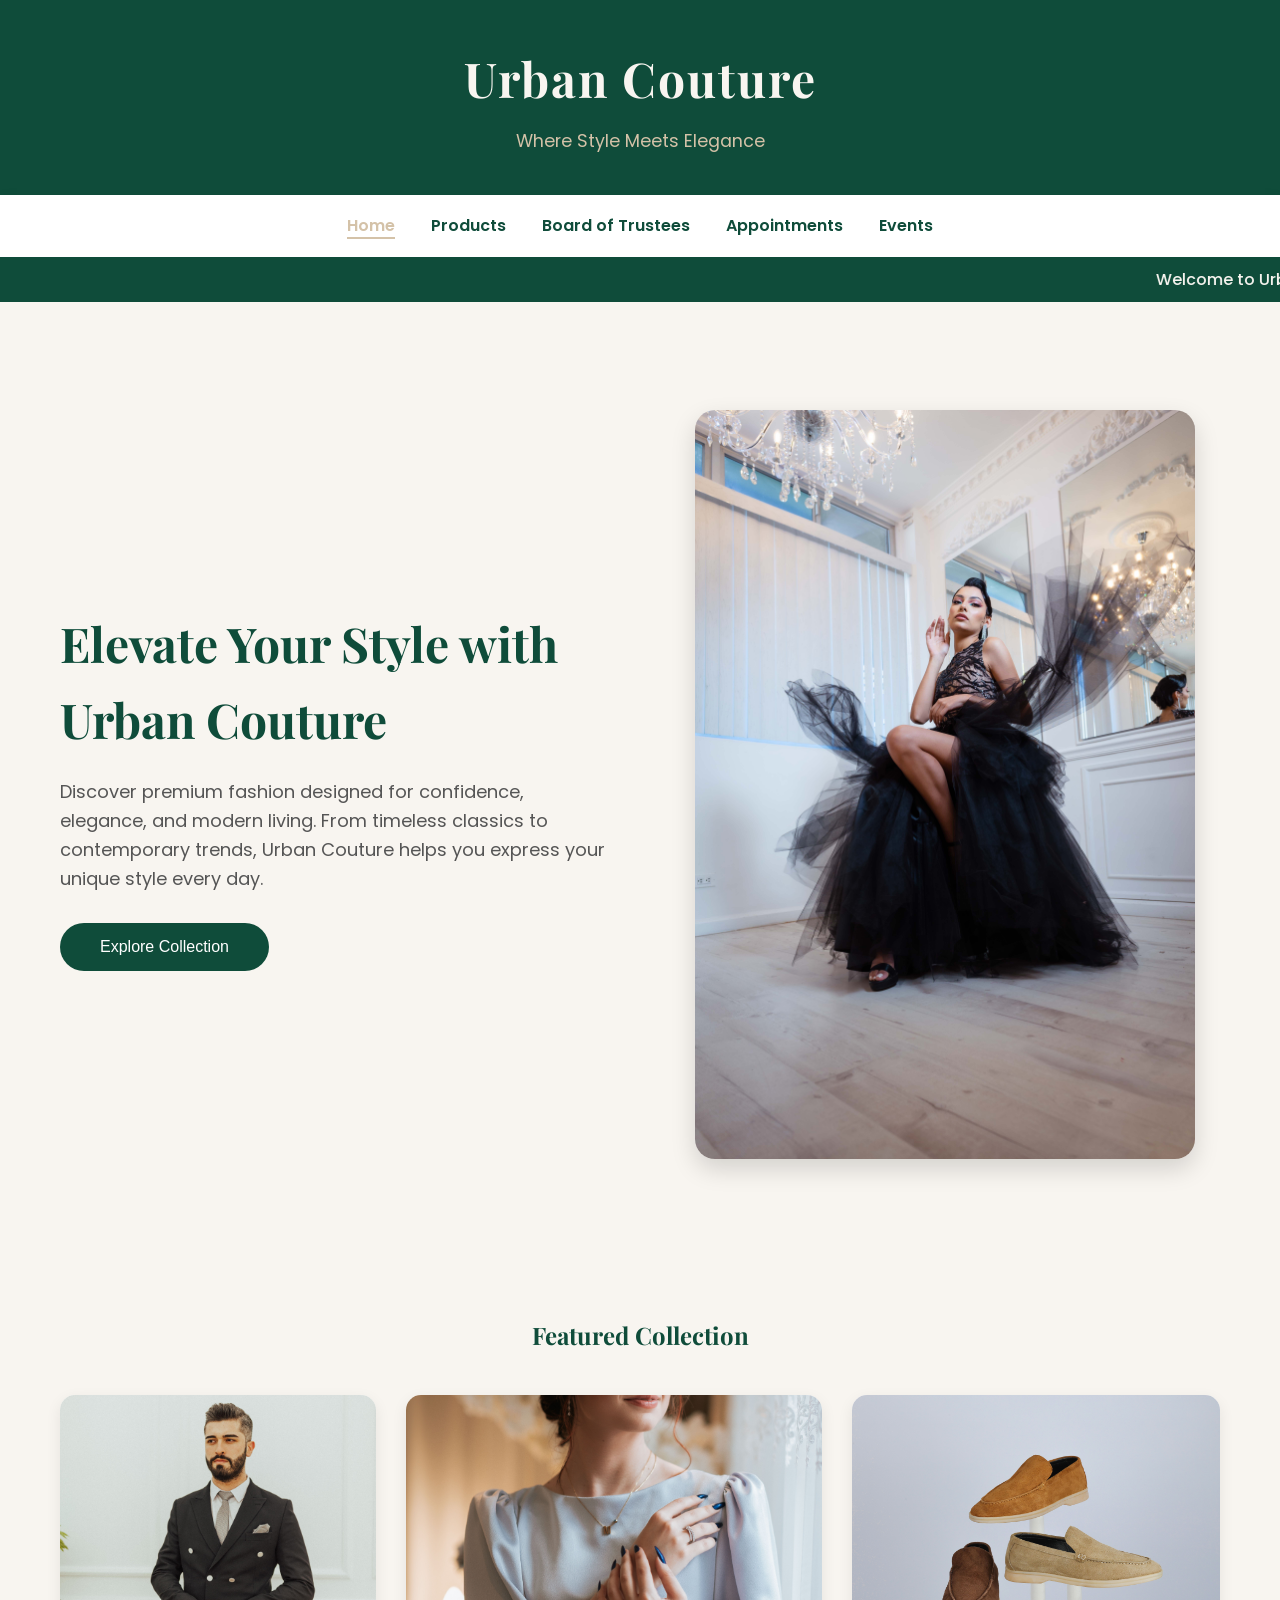
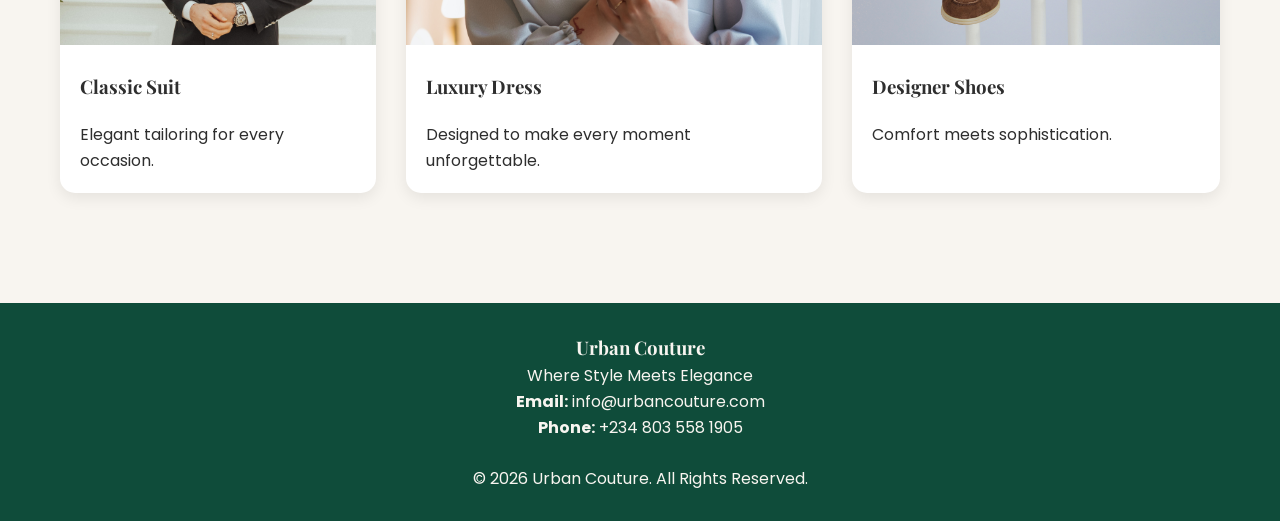
<file: UrbanCouture/index.html>
<!DOCTYPE html>
<html lang="en">
<head>
    <meta charset="UTF-8">
    <meta name="viewport" content="width=device-width, initial-scale=1.0">
    <title>Urban Couture | Where Style Meets Elegance</title>
    <link rel="stylesheet" href="css/style.css">
</head>
<body>
    <header>
    <div class="logo">
        <h1>Urban Couture</h1>
        <p>Where Style Meets Elegance</p>
    </div>
</header>
    <nav>
        <ul>
            <li><a href="index.html" class="active">Home</a></li>
            <li><a href="products.html">Products</a></li>
            <li><a href="trustees.html">Board of Trustees</a></li>
            <li><a href="appointments.html">Appointments</a></li>
            <li><a href="events.html">Events</a></li>
        </ul>
    </nav>
    <marquee>
        Welcome to Urban Couture! | Book your appointment today! | New arrivals available now!
    </marquee>
<section class="hero">
    <div class="hero-text">
        <h2>Elevate Your Style with Urban Couture</h2>
        <p>
            Discover premium fashion designed for confidence, elegance, and modern living.
            From timeless classics to contemporary trends, Urban Couture helps you express
            your unique style every day.
        </p>
        <button onclick="goToProducts()">Explore Collection</button>
    </div>
    <div class="hero-image">
        <img src="images/banner.jpg" alt="Urban Couture Fashion">
    </div>
</section>
<section class="featured">
    <h2>Featured Collection</h2>
    <div class="products">
        <div class="card">
            <img src="images/products/suit.jpg" alt="Suit">
            <h3>Classic Suit</h3>
            <p>Elegant tailoring for every occasion.</p>
        </div>
        <div class="card">
            <img src="images/products/dress.jpg" alt="Dress">
            <h3>Luxury Dress</h3>
            <p>Designed to make every moment unforgettable.</p>
        </div>
        <div class="card">
            <img src="images/products/shoes.jpg" alt="Shoes">
            <h3>Designer Shoes</h3>
            <p>Comfort meets sophistication.</p>
        </div>
    </div>
</section>
<footer>
    <h3>Urban Couture</h3>
    <p>Where Style Meets Elegance</p>
    <p><b>Email:</b> info@urbancouture.com</p>
    <p><b>Phone:</b> +234 803 558 1905</p><br>
    <p>&copy; <span id="year"></span> Urban Couture. All Rights Reserved.</p>
</footer>

    <script src="js/script.js"></script>
</body>
</html>
</file>
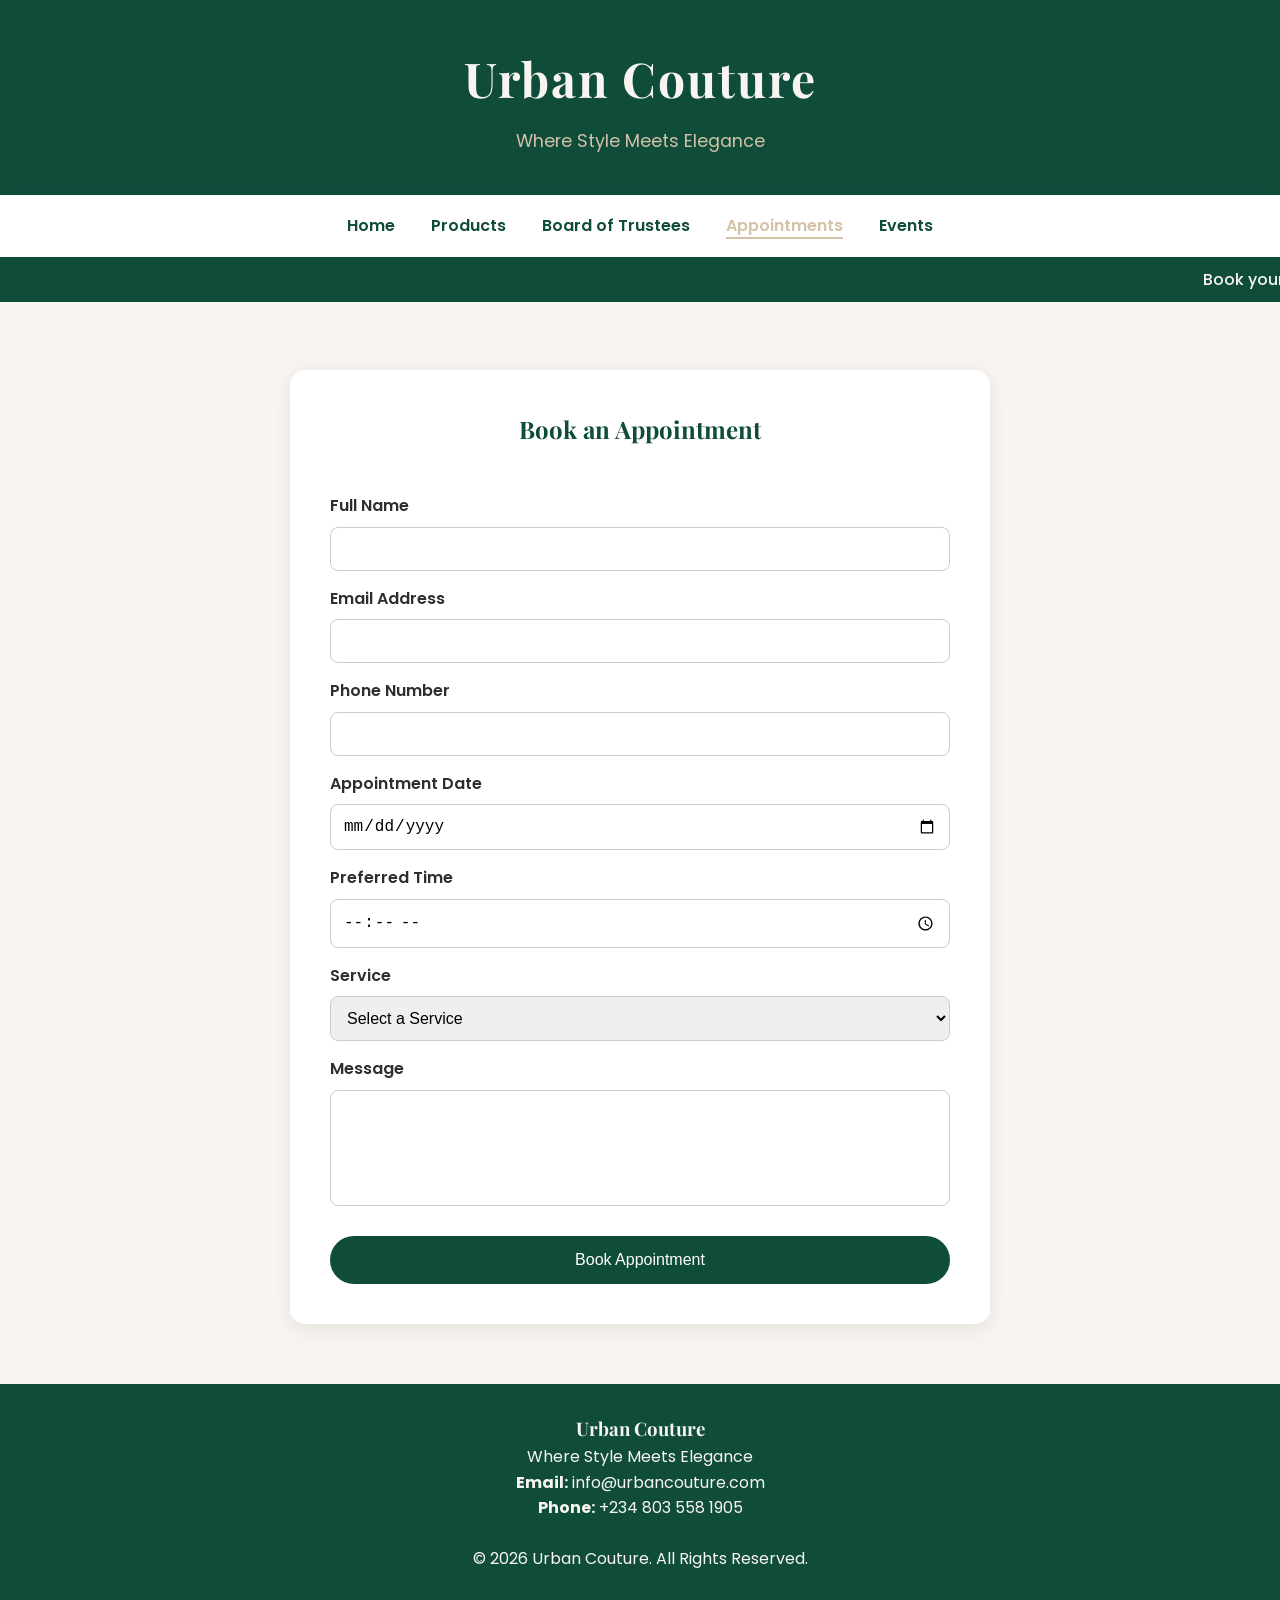
<file: UrbanCouture/appointments.html>
<!DOCTYPE html>
<html lang="en">
<head>
    <meta charset="UTF-8">
    <meta name="viewport" content="width=device-width, initial-scale=1.0">
    <title>Appointments | Urban Couture</title>
    <link rel="stylesheet" href="css/style.css">
</head>
<body>
<header>
    <div class="logo">
        <h1>Urban Couture</h1>
        <p>Where Style Meets Elegance</p>
    </div>
</header>
<nav>
<ul>
<li><a href="index.html">Home</a></li>
<li><a href="products.html">Products</a></li>
<li><a href="trustees.html">Board of Trustees</a></li>
<li><a href="appointments.html" class="active">Appointments</a></li>
<li><a href="events.html">Events</a></li>
</ul>
</nav>
<marquee>
Book your fitting appointment today!
</marquee>
<section class="appointment">
<h2>Book an Appointment</h2>
<form id="appointmentForm">
<label>Full Name</label>
<input type="text" id="name">
<label>Email Address</label>
<input type="email" id="email">
<label>Phone Number</label>
<input type="tel" id="phone">
<label>Appointment Date</label>
<input type="date" id="date">
<label>Preferred Time</label>
<input type="time" id="time">
<label>Service</label>
<select id="service">
<option value="">Select a Service</option>
<option>Personal Styling</option>
<option>Custom Tailoring</option>
<option>Wedding Consultation</option>
<option>Fashion Consultation</option>
</select>
<label>Message</label>
<textarea id="message" rows="5"></textarea>
<button type="submit">
Book Appointment
</button>
</form>
</section>
<footer>
    <h3>Urban Couture</h3>
    <p>Where Style Meets Elegance</p>
    <p><b>Email:</b> info@urbancouture.com</p>
    <p><b>Phone:</b> +234 803 558 1905</p><br>
    <p>&copy; <span id="year"></span> Urban Couture. All Rights Reserved.</p>
</footer>
<script src="js/script.js"></script>
</body>
</html>
</file>
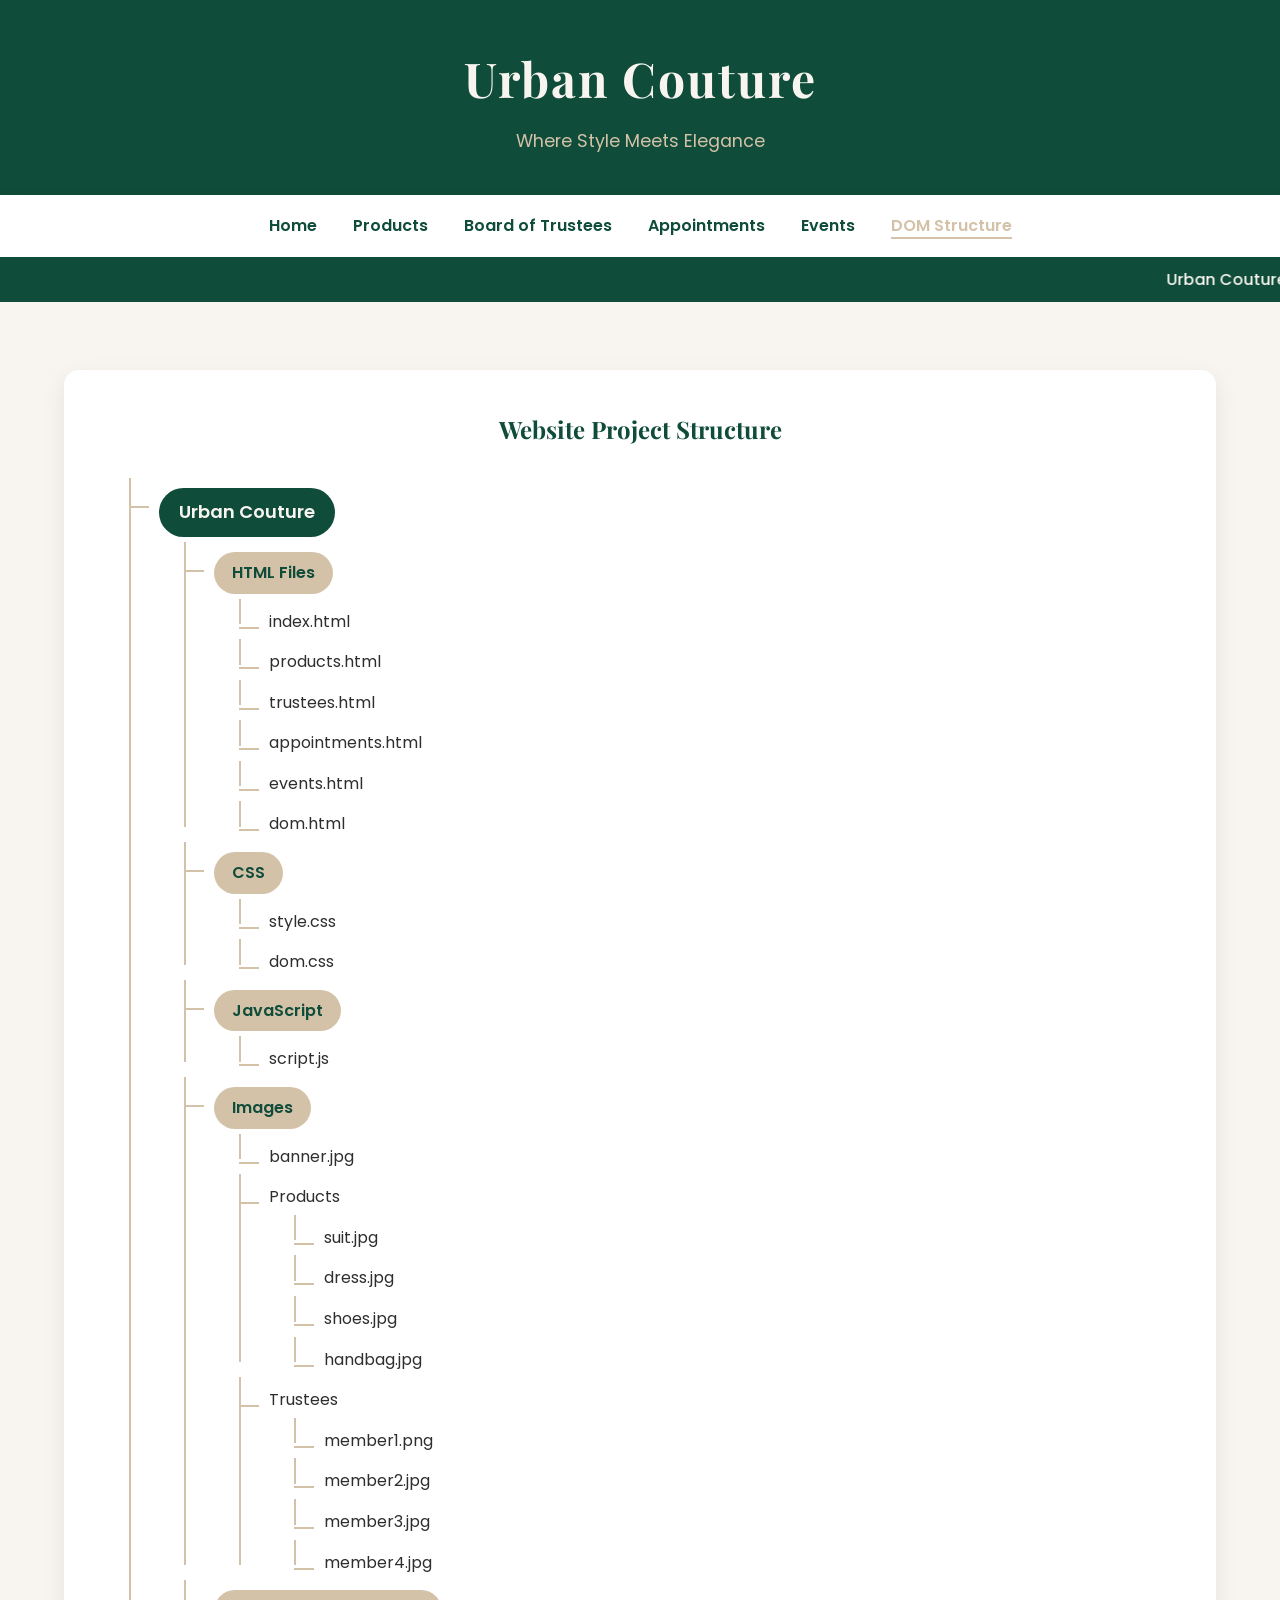
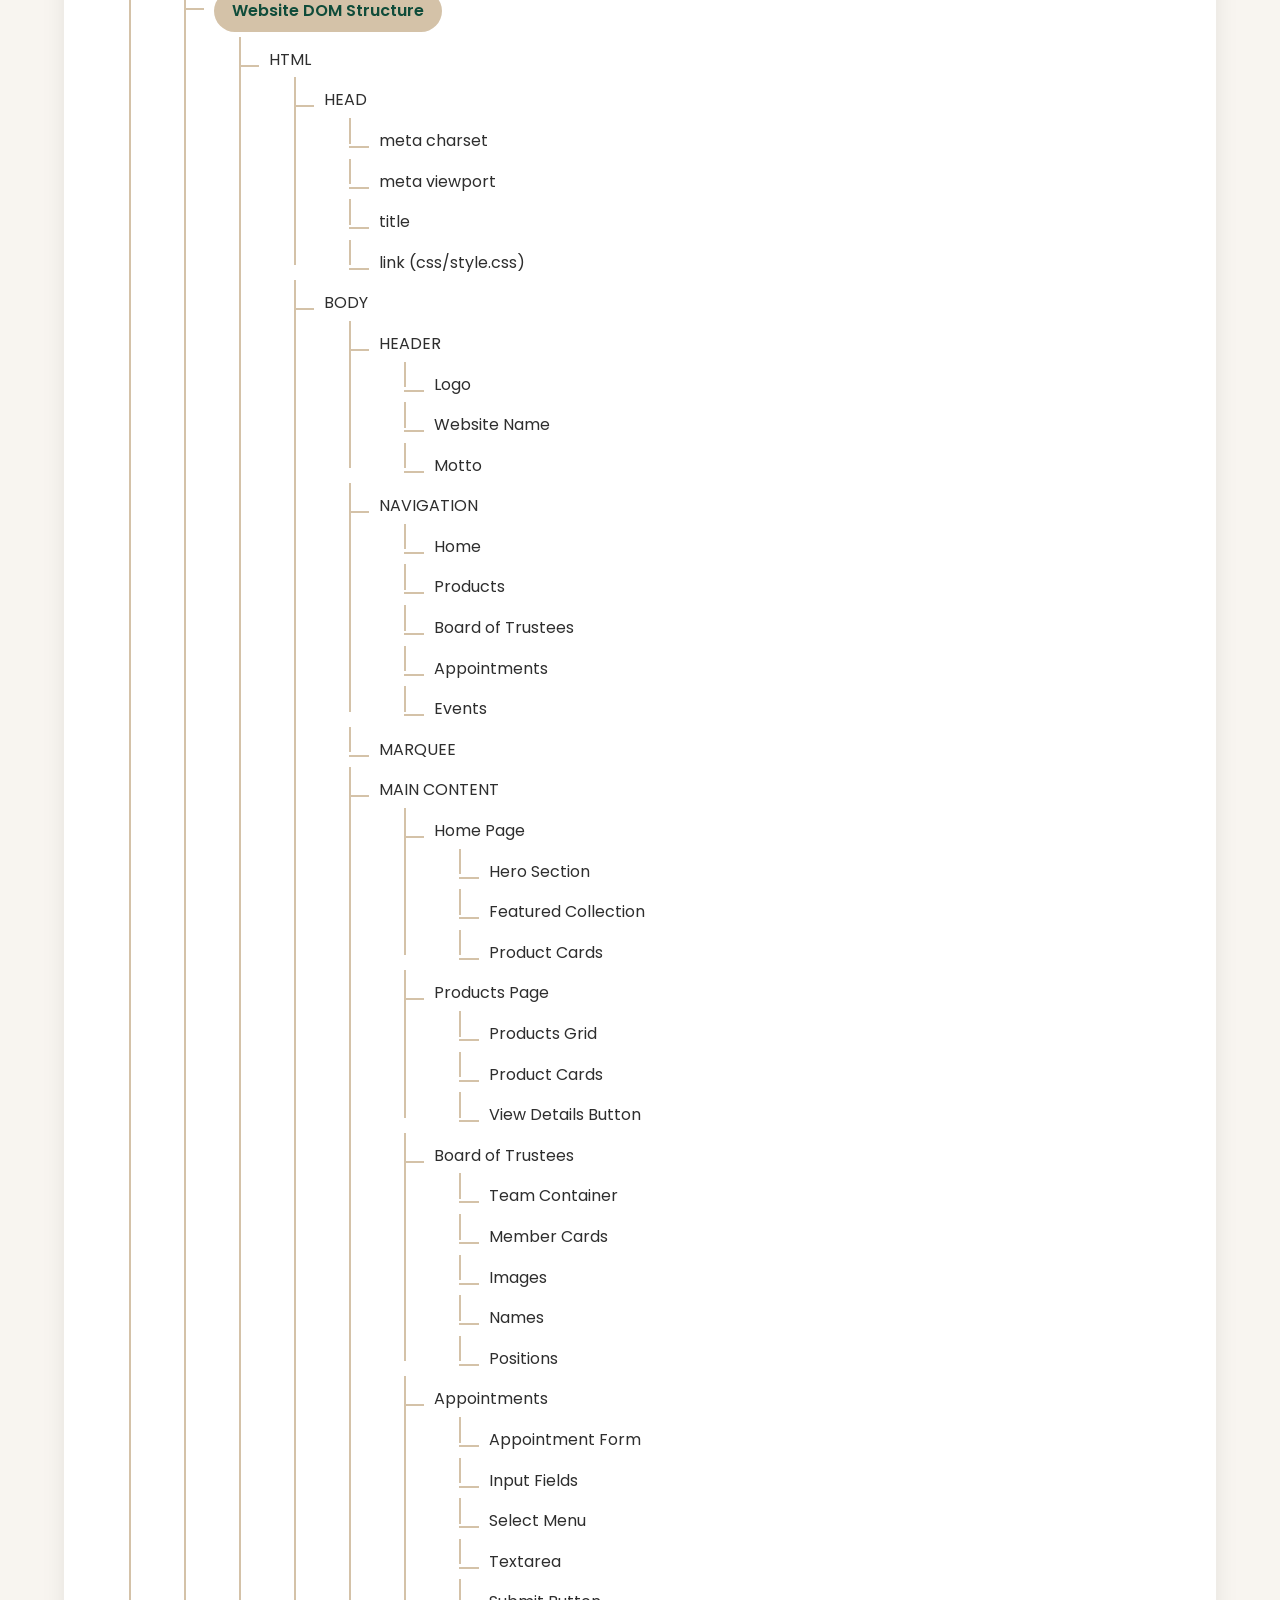
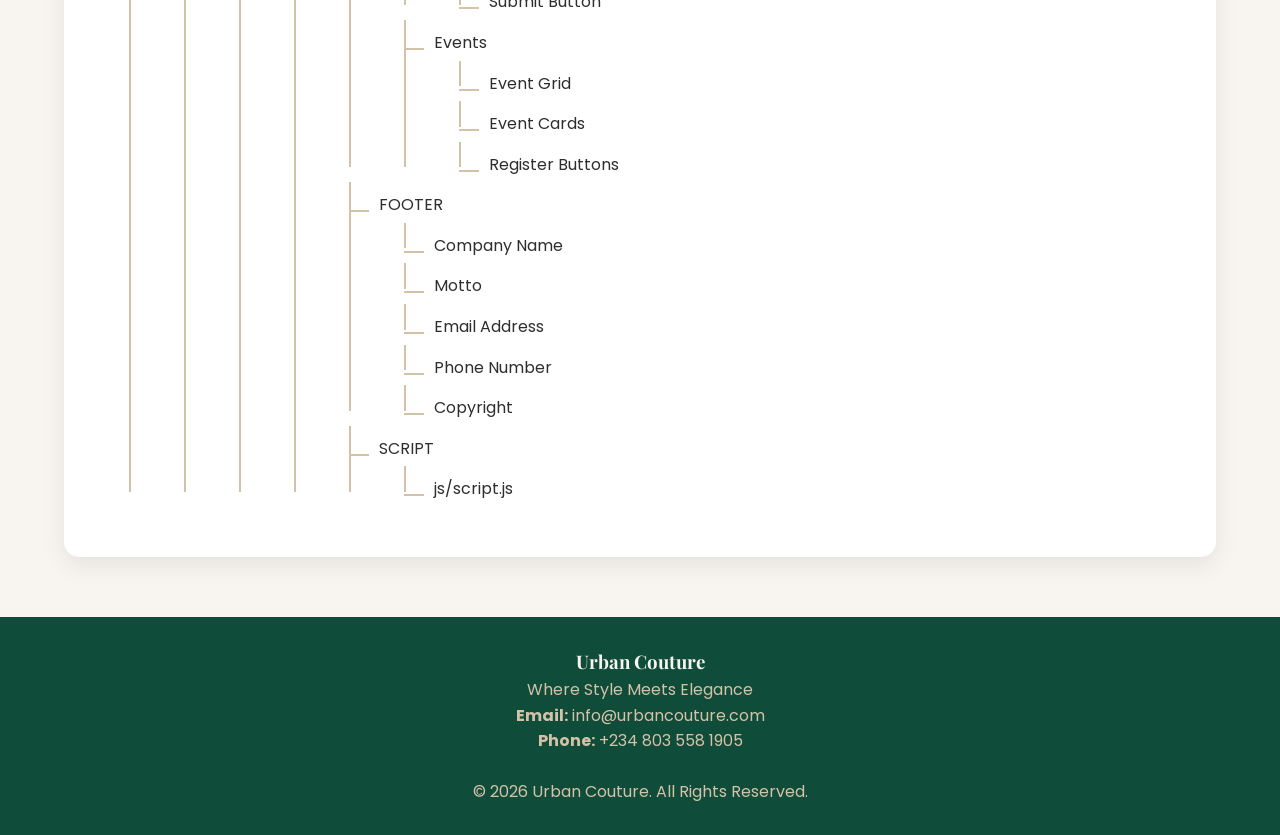
<file: UrbanCouture/dom.html>
<!DOCTYPE html>
<html lang="en">
<head>
    <meta charset="UTF-8">
    <meta name="viewport" content="width=device-width, initial-scale=1.0">
    <title>DOM Structure | Urban Couture</title>
    <!-- DOM Page Specific Styles -->
    <link rel="stylesheet" href="css/dom.css">
    <!-- Main Website Styles -->
    <link rel="stylesheet" href="css/style.css">
</head>
<body>

    <!-- Header -->
    <header>
        <h1>Urban Couture</h1>
        <p>Where Style Meets Elegance</p>
    </header>

    <!-- Navigation -->
    <nav>
        <ul>
            <li><a href="index.html">Home</a></li>
            <li><a href="products.html">Products</a></li>
            <li><a href="trustees.html">Board of Trustees</a></li>
            <li><a href="appointments.html">Appointments</a></li>
            <li><a href="events.html">Events</a></li>
            <li><a href="dom.html" class="active">DOM Structure</a></li>
        </ul>
    </nav>

    <!-- Marquee -->
    <marquee>
        Urban Couture Website Project Structure and DOM Hierarchy
    </marquee>

    <!-- Main Content -->
    <section class="container">
        <h2 style="text-align:center; color:#0F4C3A; margin-bottom:40px;">
            Website Project Structure
        </h2>
        <ul class="tree">
            <li>
                <span class="root">Urban Couture</span>
                <ul>
                    <!-- HTML -->

                    <li>
                        <span class="folder">HTML Files</span>
                        <ul>
                            <li>index.html</li>
                            <li>products.html</li>
                            <li>trustees.html</li>
                            <li>appointments.html</li>
                            <li>events.html</li>
                            <li>dom.html</li>
                        </ul>
                    </li>

                    <!-- CSS -->
                    <li>
                        <span class="folder">CSS</span>
                        <ul>
                            <li>style.css</li>
                            <li>dom.css</li>
                        </ul>
                    </li>

                    <!-- JS -->
                    <li>
                        <span class="folder">JavaScript</span>
                        <ul>
                            <li>script.js</li>
                        </ul>
                    </li>

                    <!-- Images -->
                    <li>
                        <span class="folder">Images</span>
                        <ul>
                            <li>
                                banner.jpg
                            </li>
                            <li>
                                Products
                                <ul>
                                    <li>suit.jpg</li>
                                    <li>dress.jpg</li>
                                    <li>shoes.jpg</li>
                                    <li>handbag.jpg</li>
                                </ul>
                            </li>
                            <li>
                                Trustees
                                <ul>
                                    <li>member1.png</li>
                                    <li>member2.jpg</li>
                                    <li>member3.jpg</li>
                                    <li>member4.jpg</li>
                                </ul>
                            </li>
                        </ul>
                    </li>

                    <!-- Website DOM -->
                    <li>
                        <span class="folder">Website DOM Structure</span>
                        <ul>
                            <li>
                                HTML
                                <ul>
                                    <li>
                                        HEAD
                                        <ul>
                                            <li>meta charset</li>
                                            <li>meta viewport</li>
                                            <li>title</li>
                                            <li>link (css/style.css)</li>
                                        </ul>
                                    </li>
                                    <li>
                                        BODY
                                        <ul>
                                            <li>
                                                HEADER
                                                <ul>
                                                    <li>Logo</li>
                                                    <li>Website Name</li>
                                                    <li>Motto</li>
                                                </ul>
                                            </li>
                                            <li>
                                                NAVIGATION
                                                <ul>
                                                    <li>Home</li>
                                                    <li>Products</li>
                                                    <li>Board of Trustees</li>
                                                    <li>Appointments</li>
                                                    <li>Events</li>
                                                </ul>
                                            </li>
                                            <li>MARQUEE</li>
                                            <li>
                                                MAIN CONTENT
                                                <ul>
                                                    <li>
                                                        Home Page
                                                        <ul>
                                                            <li>Hero Section</li>
                                                            <li>Featured Collection</li>
                                                            <li>Product Cards</li>
                                                        </ul>
                                                    </li>
                                                    <li>
                                                        Products Page
                                                        <ul>
                                                            <li>Products Grid</li>
                                                            <li>Product Cards</li>
                                                            <li>View Details Button</li>
                                                        </ul>
                                                    </li>
                                                    <li>
                                                        Board of Trustees
                                                        <ul>
                                                            <li>Team Container</li>
                                                            <li>Member Cards</li>
                                                            <li>Images</li>
                                                            <li>Names</li>
                                                            <li>Positions</li>
                                                        </ul>
                                                    </li>
                                                    <li>
                                                        Appointments
                                                        <ul>
                                                            <li>Appointment Form</li>
                                                            <li>Input Fields</li>
                                                            <li>Select Menu</li>
                                                            <li>Textarea</li>
                                                            <li>Submit Button</li>
                                                        </ul>
                                                    </li>
                                                    <li>
                                                        Events
                                                        <ul>
                                                            <li>Event Grid</li>
                                                            <li>Event Cards</li>
                                                            <li>Register Buttons</li>
                                                        </ul>
                                                    </li>
                                                </ul>
                                            </li>
                                            <li>
                                                FOOTER
                                                <ul>
                                                    <li>Company Name</li>
                                                    <li>Motto</li>
                                                    <li>Email Address</li>
                                                    <li>Phone Number</li>
                                                    <li>Copyright</li>
                                                </ul>
                                            </li>
                                            <li>
                                                SCRIPT
                                                <ul>
                                                    <li>js/script.js</li>
                                                </ul>
                                            </li>
                                        </ul>
                                    </li>
                                </ul>
                            </li>
                        </ul>
                    </li>
                </ul>
            </li>
        </ul>
    </section>

    <!-- Footer -->
    <footer>
        <h3>Urban Couture</h3>
        <p>Where Style Meets Elegance</p>
        <p><strong>Email:</strong> info@urbancouture.com</p>
        <p><strong>Phone:</strong> +234 803 558 1905</p>
        <br>
        <p>&copy; <span id="year"></span> Urban Couture. All Rights Reserved.</p>
    </footer>

    <script src="js/script.js"></script>
    <script>
        document.getElementById("year").textContent = new Date().getFullYear();
    </script>
</body>
</html>
</file>
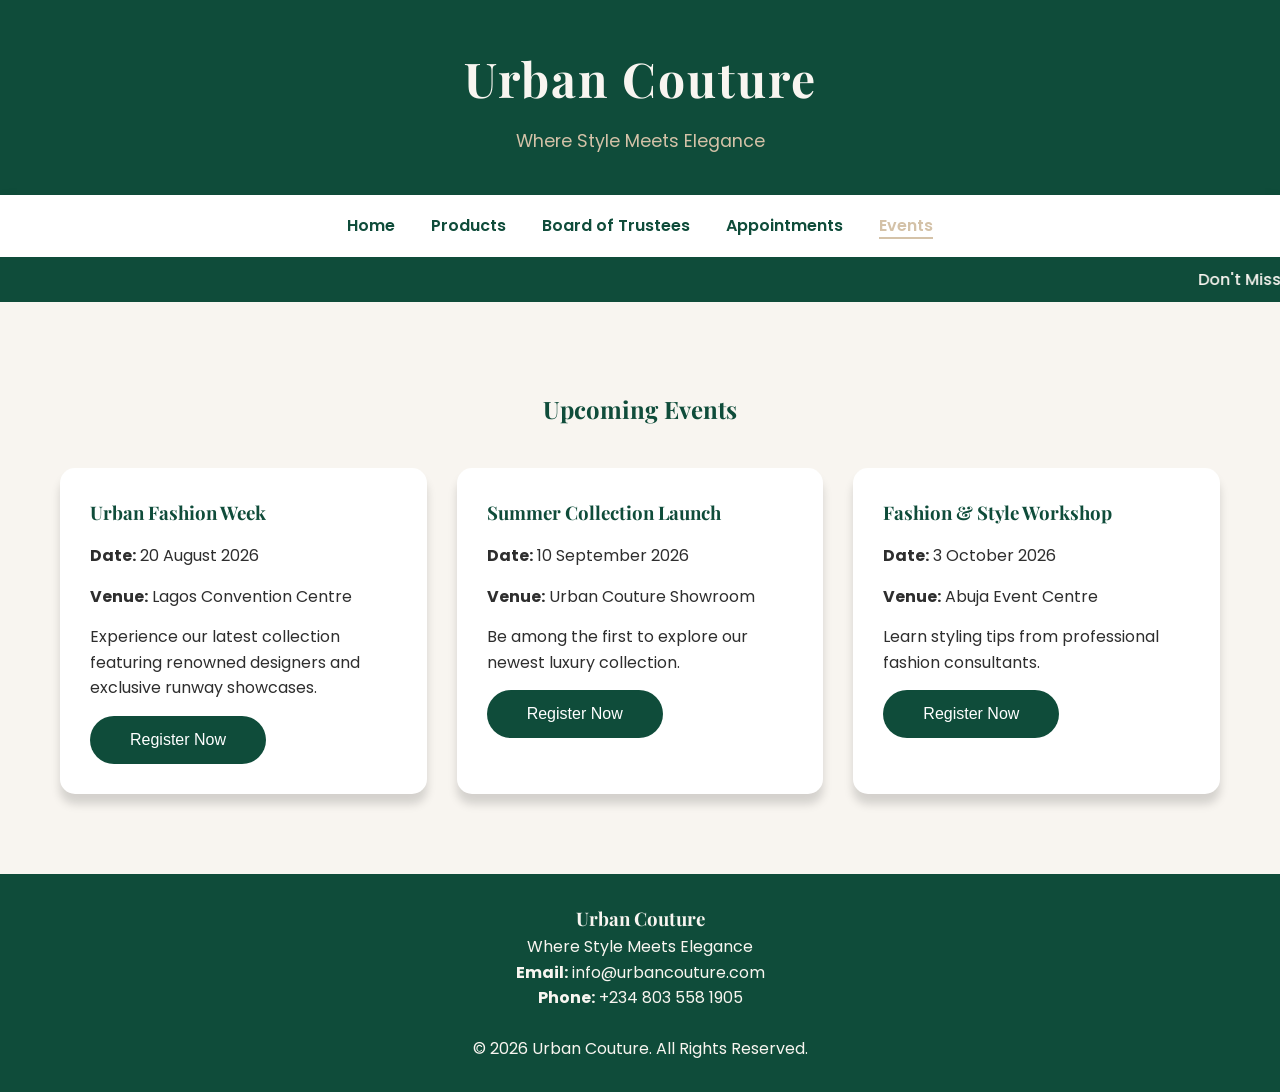
<file: UrbanCouture/events.html>
<!DOCTYPE html>
<html lang="en">
<head>
    <meta charset="UTF-8">
    <meta name="viewport" content="width=device-width, initial-scale=1.0">
    <title>Upcoming Events | Urban Couture</title>
    <link rel="stylesheet" href="css/style.css">
</head>
<body>
<header>
    <div class="logo">
        <h1>Urban Couture</h1>
        <p>Where Style Meets Elegance</p>
    </div>
</header>
<nav>
    <ul>
        <li><a href="index.html">Home</a></li>
        <li><a href="products.html">Products</a></li>
        <li><a href="trustees.html">Board of Trustees</a></li>
        <li><a href="appointments.html">Appointments</a></li>
        <li><a href="events.html" class="active">Events</a></li>
    </ul>
</nav>
<marquee>
    Don't Miss Our Upcoming Fashion Events!
</marquee>
<section class="events">
    <h2>Upcoming Events</h2>
    <div class="event-grid">
        <div class="event-card">
            <h3>Urban Fashion Week</h3>
            <p><strong>Date:</strong> 20 August 2026</p>
            <p><strong>Venue:</strong> Lagos Convention Centre</p>
            <p>
                Experience our latest collection featuring renowned designers
                and exclusive runway showcases.
            </p>
            <button onclick="registerEvent('Urban Fashion Week')">
                Register Now
            </button>
        </div>
        <div class="event-card">
            <h3>Summer Collection Launch</h3>
            <p><strong>Date:</strong> 10 September 2026</p>
            <p><strong>Venue:</strong> Urban Couture Showroom</p>
            <p>
                Be among the first to explore our newest luxury collection.
            </p>
            <button onclick="registerEvent('Summer Collection Launch')">
                Register Now
            </button>
        </div>
        <div class="event-card">
            <h3>Fashion & Style Workshop</h3>
            <p><strong>Date:</strong> 3 October 2026</p>
            <p><strong>Venue:</strong> Abuja Event Centre</p>
            <p>
                Learn styling tips from professional fashion consultants.
            </p>
            <button onclick="registerEvent('Fashion & Style Workshop')">
                Register Now
            </button>
        </div>
    </div>
</section>
<footer>
    <h3>Urban Couture</h3>
    <p>Where Style Meets Elegance</p>
    <p><b>Email:</b> info@urbancouture.com</p>
    <p><b>Phone:</b> +234 803 558 1905</p><br>
    <p>&copy; <span id="year"></span> Urban Couture. All Rights Reserved.</p>
</footer>
<script src="js/script.js"></script>
</body>
</html>
</file>
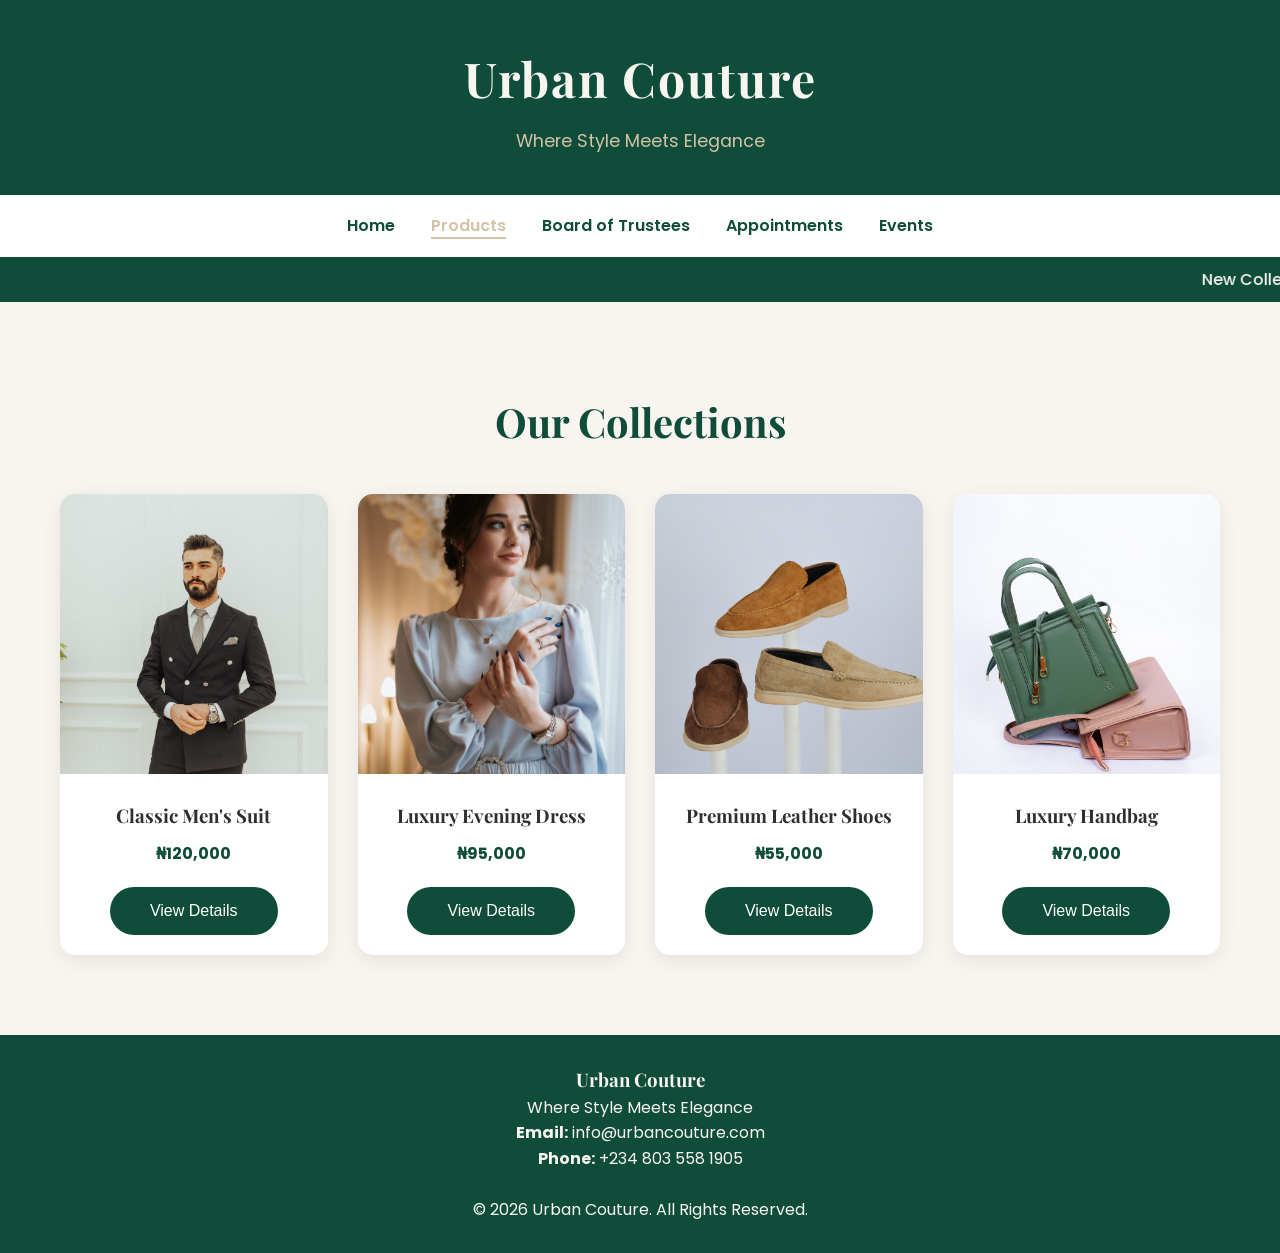
<file: UrbanCouture/products.html>
<!DOCTYPE html>
<html lang="en">
<head>
    <meta charset="UTF-8">
    <meta name="viewport" content="width=device-width, initial-scale=1.0">
    <title>Products | Urban Couture</title>
    <link rel="stylesheet" href="css/style.css">
</head>
<body>
    <header>
        <div class="logo">
            <h1>Urban Couture</h1>
            <p>Where Style Meets Elegance</p>
        </div>
    </header>
    <nav>
        <ul>
            <li><a href="index.html">Home</a></li>
            <li><a href="products.html" class="active">Products</a></li>
            <li><a href="trustees.html">Board of Trustees</a></li>
            <li><a href="appointments.html">Appointments</a></li>
            <li><a href="events.html">Events</a></li>
        </ul>
    </nav>
    <marquee>
        New Collection Available | Free Style Consultation | Book an Appointment Today
    </marquee>
    <section class="products-page">
        <h2>Our Collections</h2>
        <div class="products-grid">
            <div class="product-card">
                <img src="images/products/suit.jpg" alt="Men's Suit">
                <h3>Classic Men's Suit</h3>
                <p>₦120,000</p>
                <button onclick="showMessage('Classic Mens Suit')">View Details</button>
            </div>
            <div class="product-card">
                <img src="images/products/dress.jpg" alt="Luxury Dress">
                <h3>Luxury Evening Dress</h3>
                <p>₦95,000</p>
                <button onclick="showMessage('Luxury Evening Dress')">View Details</button>
            </div>
            <div class="product-card">
                <img src="images/products/shoes.jpg" alt="Shoes">
                <h3>Premium Leather Shoes</h3>
                <p>₦55,000</p>
                <button onclick="showMessage('Premium Leather Shoes')">View Details</button>
            </div>
            <div class="product-card">
                <img src="images/products/handbag.jpg" alt="Handbag">
                <h3>Luxury Handbag</h3>
                <p>₦70,000</p>
                <button onclick="showMessage('Luxury Handbag')">View Details</button>
            </div>
        </div>
    </section>
    <footer>
    <h3>Urban Couture</h3>
    <p>Where Style Meets Elegance</p>
    <p><b>Email:</b> info@urbancouture.com</p>
    <p><b>Phone:</b> +234 803 558 1905</p><br>
    <p>&copy; <span id="year"></span> Urban Couture. All Rights Reserved.</p>
</footer>
    <script src="js/script.js"></script>
</body>
</html>
</file>
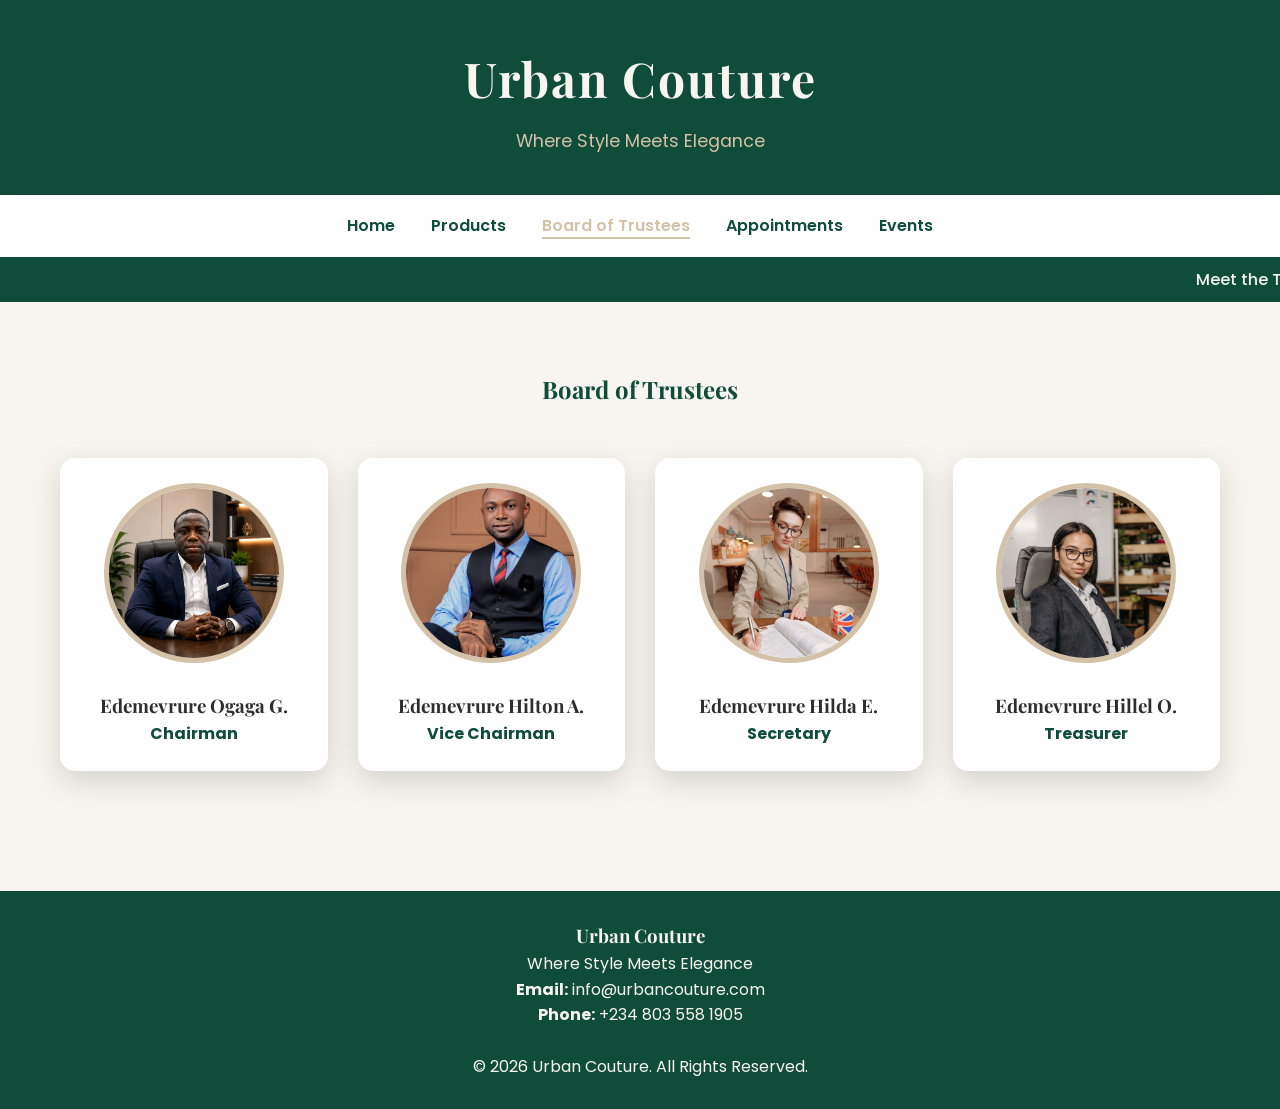
<file: UrbanCouture/trustees.html>
<!DOCTYPE html>
<html lang="en">
<head>
    <meta charset="UTF-8">
    <meta name="viewport" content="width=device-width, initial-scale=1.0">
    <title>Board of Trustees | Urban Couture</title>
    <link rel="stylesheet" href="css/style.css">
</head>
<body>
<header>
    <div class="logo">
        <h1>Urban Couture</h1>
        <p>Where Style Meets Elegance</p>
    </div>
</header>
<nav>
    <ul>
        <li><a href="index.html">Home</a></li>
        <li><a href="products.html">Products</a></li>
        <li><a href="trustees.html" class="active">Board of Trustees</a></li>
        <li><a href="appointments.html">Appointments</a></li>
        <li><a href="events.html">Events</a></li>
    </ul>
</nav>
<marquee>
    Meet the Team Behind Urban Couture
</marquee>
<section class="team">
    <h2>Board of Trustees</h2>
    <div class="team-container">
        <div class="member" onclick="memberMessage('Chairman')">
            <img src="images/trustees/member1.png" alt="Chairman">
            <h3>Edemevrure Ogaga G.</h3>
            <p>Chairman</p>
        </div>
        <div class="member" onclick="memberMessage('Vice Chairman')">
            <img src="images/trustees/member2.jpg" alt="Vice Chairman">
            <h3>Edemevrure Hilton A.</h3>
            <p>Vice Chairman</p>
        </div>
        <div class="member" onclick="memberMessage('Secretary')">
            <img src="images/trustees/member3.jpg" alt="Secretary">
            <h3>Edemevrure Hilda E.</h3>
            <p>Secretary</p>
        </div>
        <div class="member" onclick="memberMessage('Treasurer')">
            <img src="images/trustees/member4.jpg" alt="Treasurer">
            <h3>Edemevrure Hillel O.</h3>
            <p>Treasurer</p>
        </div>
    </div>
</section>
<footer>
    <h3>Urban Couture</h3>
    <p>Where Style Meets Elegance</p>
    <p><b>Email:</b> info@urbancouture.com</p>
    <p><b>Phone:</b> +234 803 558 1905</p><br>
    <p>&copy; <span id="year"></span> Urban Couture. All Rights Reserved.</p>
</footer>
<script src="js/script.js"></script>
</body>
</html>
</file>
<file: UrbanCouture/css/style.css>
/* General Styling */

@import url('https://fonts.googleapis.com/css2?family=Playfair+Display:wght@600;700&family=Poppins:wght@300;400;500;600&display=swap');


* {
    margin: 0;
    padding: 0;
    box-sizing: border-box;
}

body {
    font-family: 'Poppins', sans-serif;
    background-color: #F8F5F0;
    color: #2E2E2E;
    line-height: 1.6;
}

h1, h2, h3 {
    font-family: 'Playfair Display', serif;
}

/* Header */
header {
    background-color: #0F4C3A;
    color: white;
    text-align: center;
    padding: 40px 20px;
}

header h1 {
    font-size: 3rem;
    color: #F8F5F0;
    letter-spacing: 2px;
}

header p {
    margin-top: 10px;
    color: #D4C2A8;
    font-size: 1.1rem;
}

/* Navigation */
nav {
    background-color: white;
    box-shadow: 0 2px 10px rgba(0,0,0,0.08);
}

nav ul {
    display: flex;
    justify-content: center;
    list-style: none;
}

nav li {
    margin: 18px;
}

nav a {
    text-decoration: none;
    color: #0F4C3A;
    font-weight: 600;
    transition: 0.3s;
}

nav a:hover {
    color: #D4C2A8;
}

/* Marquee */
marquee {
    background-color: #0F4C3A;
    color: #F8F5F0;
    padding: 10px;
    font-weight: 500;
}

/* Hero Section */
.hero{
    display:flex;
    align-items:center;
    justify-content:space-between;
    gap:60px;
    max-width:1200px;
    margin:80px auto;
    padding:20px;
}

.hero-text{
    flex:1;
}

.hero-text h2{
    font-size:3rem;
    color:#0F4C3A;
    margin-bottom:20px;
}

.hero-text p{
    font-size:18px;
    margin-bottom:30px;
    color:#555;
}

.hero-image{
    flex:1;
    text-align:center;
}

.hero-image img{
    width:100%;
    max-width:500px;
    border-radius:20px;
    box-shadow:0 10px 25px rgba(0,0,0,.15);
}

/* Button */
button {
    background-color: #0F4C3A;
    color: white;
    border: none;
    padding: 15px 40px;
    border-radius: 30px;
    font-size: 16px;
    cursor: pointer;
    transition: 0.3s;
}

button:hover {
    background-color: #D4C2A8;
    color: #0F4C3A;
}

/* Footer */
footer {
    background-color: #0F4C3A;
    color: #F8F5F0;
    text-align: center;
    padding: 30px;
    margin-top: 60px;
}

/* Featured Products */
.featured{
    max-width:1200px;
    margin:auto;
    padding:50px 20px;

}

.featured h2{
    text-align:center;
    color:#0F4C3A;
    margin-bottom:40px;
}

.products{
    display:flex;
    justify-content:space-between;
    gap:30px;
}

.card{
    background:white;
    border-radius:15px;
    overflow:hidden;
    box-shadow:0 5px 15px rgba(0,0,0,.08);
    transition:.3s;
}

.card:hover{
    transform:translateY(-9px);
}

.card img{
    width:100%;
    height:250px;
    object-fit:cover;
}

.card h3{
    margin:20px;
}

.card p{
    margin:0 20px 20px;
}

/* Products Page */
.products-page {
    max-width: 1200px;
    margin: 60px auto;
    padding: 20px;
}

.products-page h2 {
    text-align: center;
    color: #0F4C3A;
    margin-bottom: 40px;
    font-size: 2.5rem;
}

.products-grid {
    display: grid;
    grid-template-columns: repeat(auto-fit, minmax(250px, 1fr));
    gap: 30px;
}

.product-card {
    background: white;
    border-radius: 15px;
    overflow: hidden;
    box-shadow: 0 5px 20px rgba(0,0,0,.08);
    text-align: center;
    transition: .4s ease;
}

.product-card:hover {
    transform: translateY(-10px);
    box-shadow: 0 15px 30px rgba(0,0,0,.15);
}

.product-card img {
    width: 100%;
    height: 280px;
    object-fit: cover;
}

.product-card h3 {
    margin: 20px 0 10px;
}

.product-card p {
    color: #0F4C3A;
    font-weight: bold;
    margin-bottom: 20px;
}

.product-card button {
    margin-bottom: 20px;
}

/* Board of Trustees */
.team{
    max-width:1200px;
    margin:auto;
    padding:60px 20px;
}

.team h2{
    text-align:center;
    color:#0F4C3A;
    margin-bottom:50px;
}

.team-container{
    display:grid;
    grid-template-columns:repeat(auto-fit,minmax(220px,1fr));
    gap:30px;
}

.member{
    background:white;
    text-align:center;
    border-radius:15px;
    padding:25px;
    cursor:pointer;
    transition:.4s ease;
    box-shadow:0 10px 30px rgba(0,0,0,.15);
}

.member:hover{
    transform:translateY(-10px);
}

.member img{
    width:180px;
    height:180px;
    border-radius:50%;
    object-fit:cover;
    border:5px solid #D4C2A8;
}

.member h3{
    margin-top:20px;
}

.member p{
    color:#0F4C3A;
    font-weight:bold;
}

/* Appointment Page */
.appointment{
    max-width:700px;
    margin:60px auto;
    background:white;
    padding:40px;
    border-radius:15px;
    box-shadow:0 5px 20px rgba(0,0,0,.08);
}

.appointment h2{
    text-align:center;
    color:#0F4C3A;
    margin-bottom:30px;
}

form{
    display:flex;
    flex-direction:column;
}

label{
    margin-top:15px;
    margin-bottom:8px;
    font-weight:600;
}

input,
select,
textarea{
    padding:12px;
    border:1px solid #ccc;
    border-radius:8px;
    font-size:16px;
}

textarea{
    resize:none;
}

form button{
    margin-top:30px;
}

/* Events Page */
.events {
    max-width: 1200px;
    margin: 60px auto;
    padding: 20px;
}

.events h2 {
    text-align: center;
    color: #0F4C3A;
    margin-bottom: 40px;
}

.event-grid {
    display: grid;
    grid-template-columns: repeat(auto-fit, minmax(320px, 1fr));
    gap: 30px;
}

.event-card {
    background: white;
    padding: 30px;
    border-radius: 15px;
    box-shadow: 0 10px 10px rgba(0,0,0,.15);
    transition: .4s ease;
}

.event-card:hover {
    transform: translateY(-8px);
}

.event-card h3 {
    color: #0F4C3A;
    margin-bottom: 15px;
}

.event-card p {
    margin-bottom: 15px;
}

/* Responsive Design */
@media (max-width: 768px) {

    nav ul {
        flex-direction: column;
        align-items: center;
    }

    .hero {
        flex-direction: column;
        text-align: center;
    }

    .hero-text {
        order: 2;
    }

    .hero-image {
        order: 1;
    }

    .products,
    .products-grid,
    .team-container,
    .event-grid {
        grid-template-columns: 1fr;
    }

    .hero-image img {
        max-width: 100%;
    }

    .hero h2,
    .hero-text h2 {
        font-size: 2.2rem;
    }

    .hero p,
    .hero-text p {
        width: 100%;
    }
}

.active {
    color: #D4C2A8;
    border-bottom: 2px solid #D4C2A8;
}
</file>
<file: UrbanCouture/css/dom.css>
/* DOM Structure Page
   Urban Couture
 */

@import url('https://fonts.googleapis.com/css2?family=Playfair+Display:wght@600;700&family=Poppins:wght@300;400;500;600&display=swap');

*{
    margin:0;
    padding:0;
    box-sizing:border-box;
}

body{
    font-family:'Poppins',sans-serif;
    background:#F8F5F0;
    color:#2E2E2E;
    line-height:1.6;
}

h1,h2,h3{
    font-family:'Playfair Display',serif;
}

/* Header */
header{
    background:#0F4C3A;
    color:#fff;
    text-align:center;
    padding:40px 20px;
}

header h1{
    font-size:3rem;
    color:#F8F5F0;
    letter-spacing:2px;
}

header p{
    margin-top:10px;
    color:#D4C2A8;
    font-size:1.1rem;
}

/* Main Container */
.container{
    width:90%;
    max-width:1200px;
    margin:60px auto;
    background:#fff;
    padding:40px;
    border-radius:15px;
    box-shadow:0 8px 25px rgba(0,0,0,.08);
}

/* Tree */
.tree,
.tree ul{
    list-style:none;
    margin-left:25px;
    position:relative;
}

.tree li{
    position:relative;
    margin:15px 0;
    padding-left:30px;
    transition:.3s;
}

/* Tree Lines */
.tree li::before{
    content:"";
    position:absolute;
    left:0;
    top:-10px;
    width:2px;
    height:100%;
    background:#D4C2A8;
}

.tree li::after{
    content:"";
    position:absolute;
    left:0;
    top:18px;
    width:20px;
    height:2px;
    background:#D4C2A8;
}

/* Root Node */
.root{
    display:inline-block;
    background:#0F4C3A;
    color:#F8F5F0;
    padding:10px 20px;
    border-radius:30px;
    font-weight:600;
    font-size:18px;
}

/* Folder Node */
.folder{
    display:inline-block;
    background:#D4C2A8;
    color:#0F4C3A;
    padding:8px 18px;
    border-radius:30px;
    font-weight:600;
}

/* Child Items */
.tree li:hover{
    color:#0F4C3A;
    transform:translateX(6px);
}

/* Optional Highlight */
.tree li span:hover{
    opacity:.9;
}

/* Footer */
footer{
    background:#0F4C3A;
    color:#F8F5F0;
    text-align:center;
    padding:30px;
    margin-top:60px;
}

footer p{
    color:#D4C2A8;
}

/* Responsive */
@media(max-width:768px){

.container{
    width:95%;
    padding:25px;
}

header h1{
    font-size:2.2rem;
}

.tree,
.tree ul{
    margin-left:15px;
}

.tree li{
    padding-left:20px;
}

.root,
.folder{
    font-size:15px;
}

}
</file>
